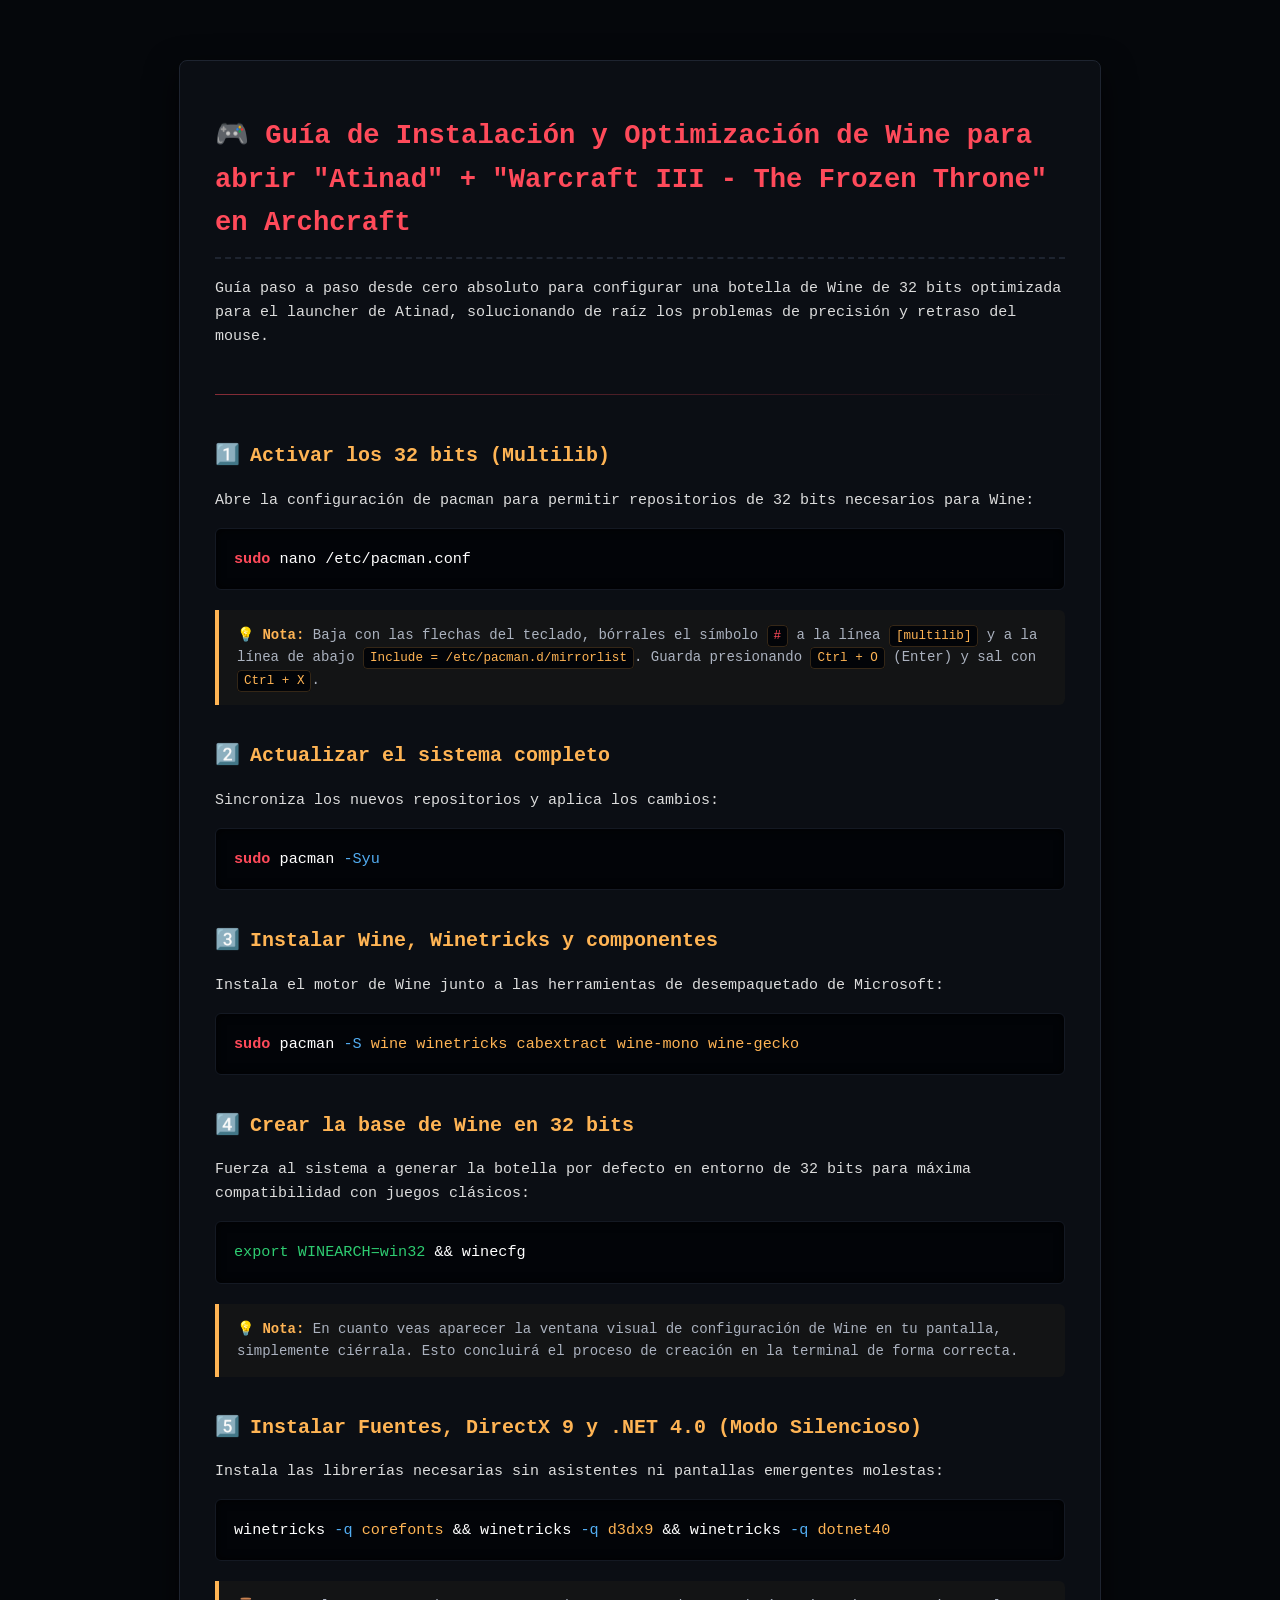
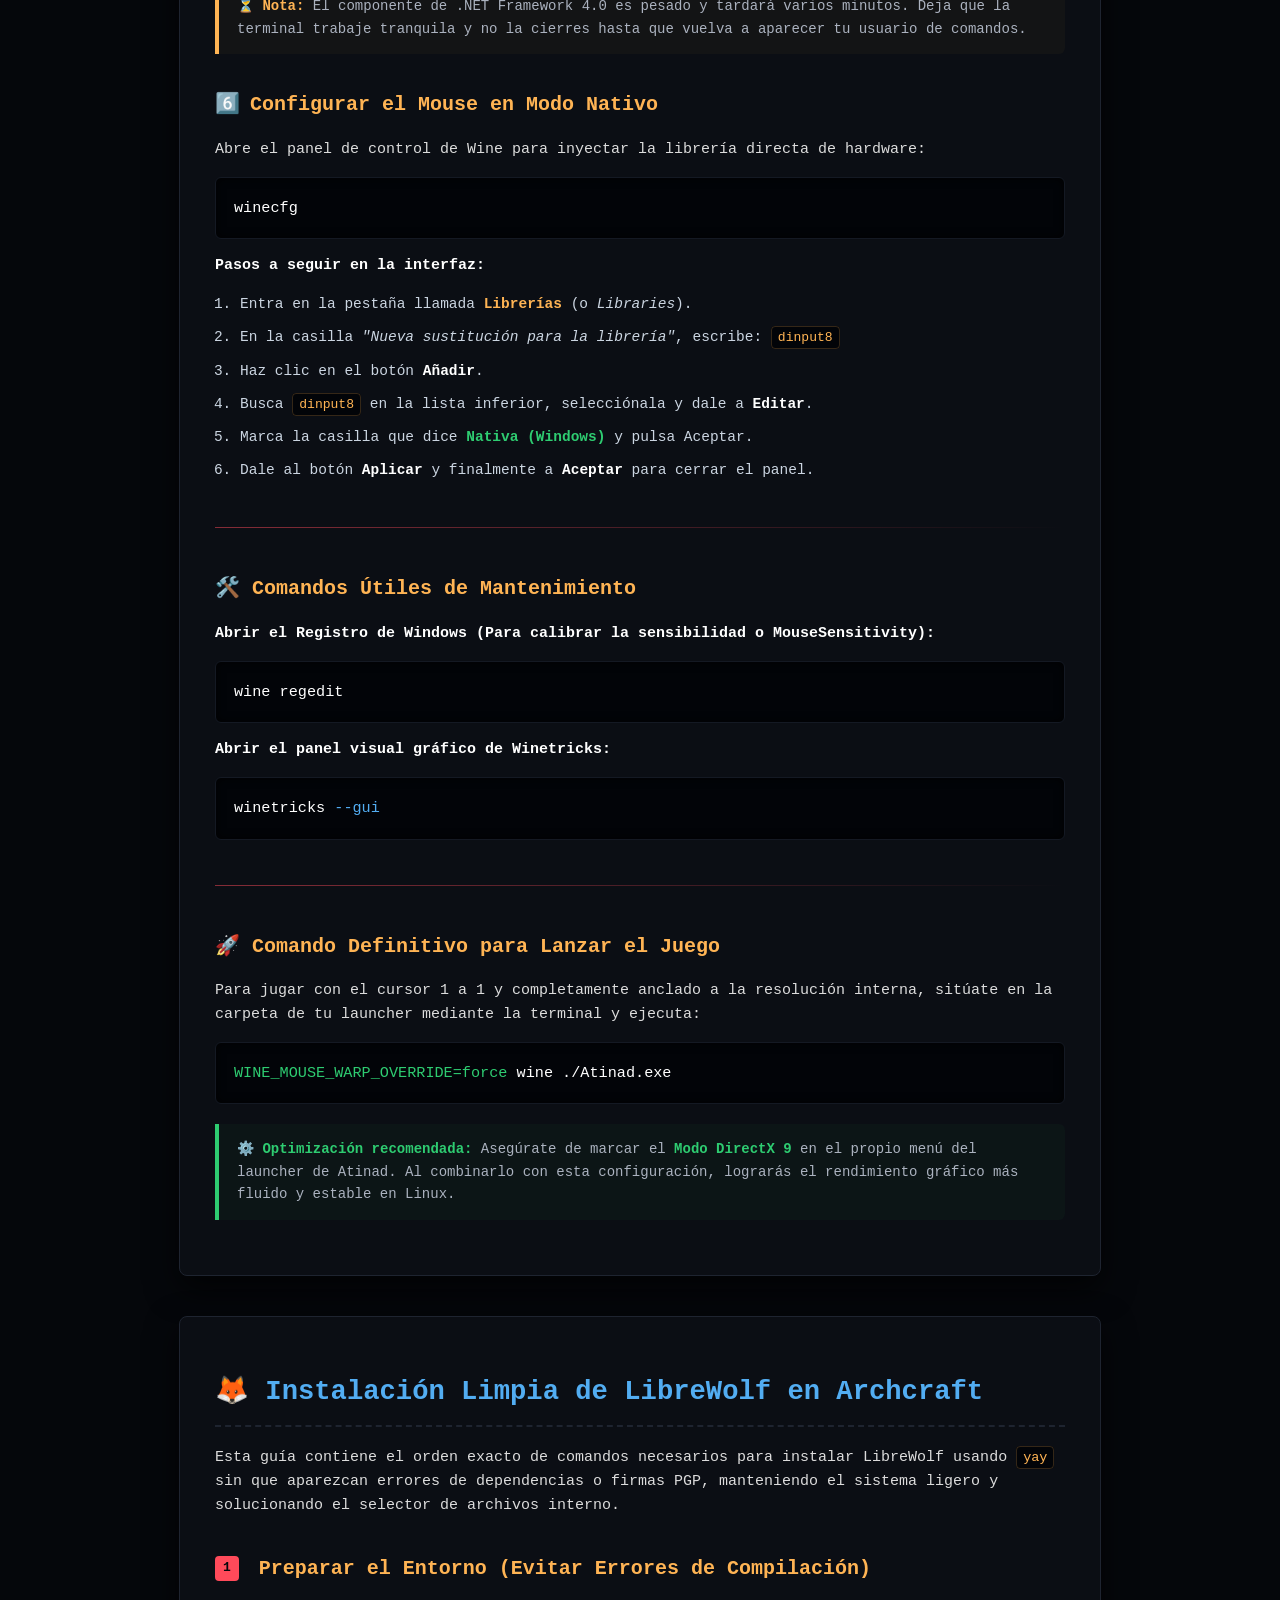
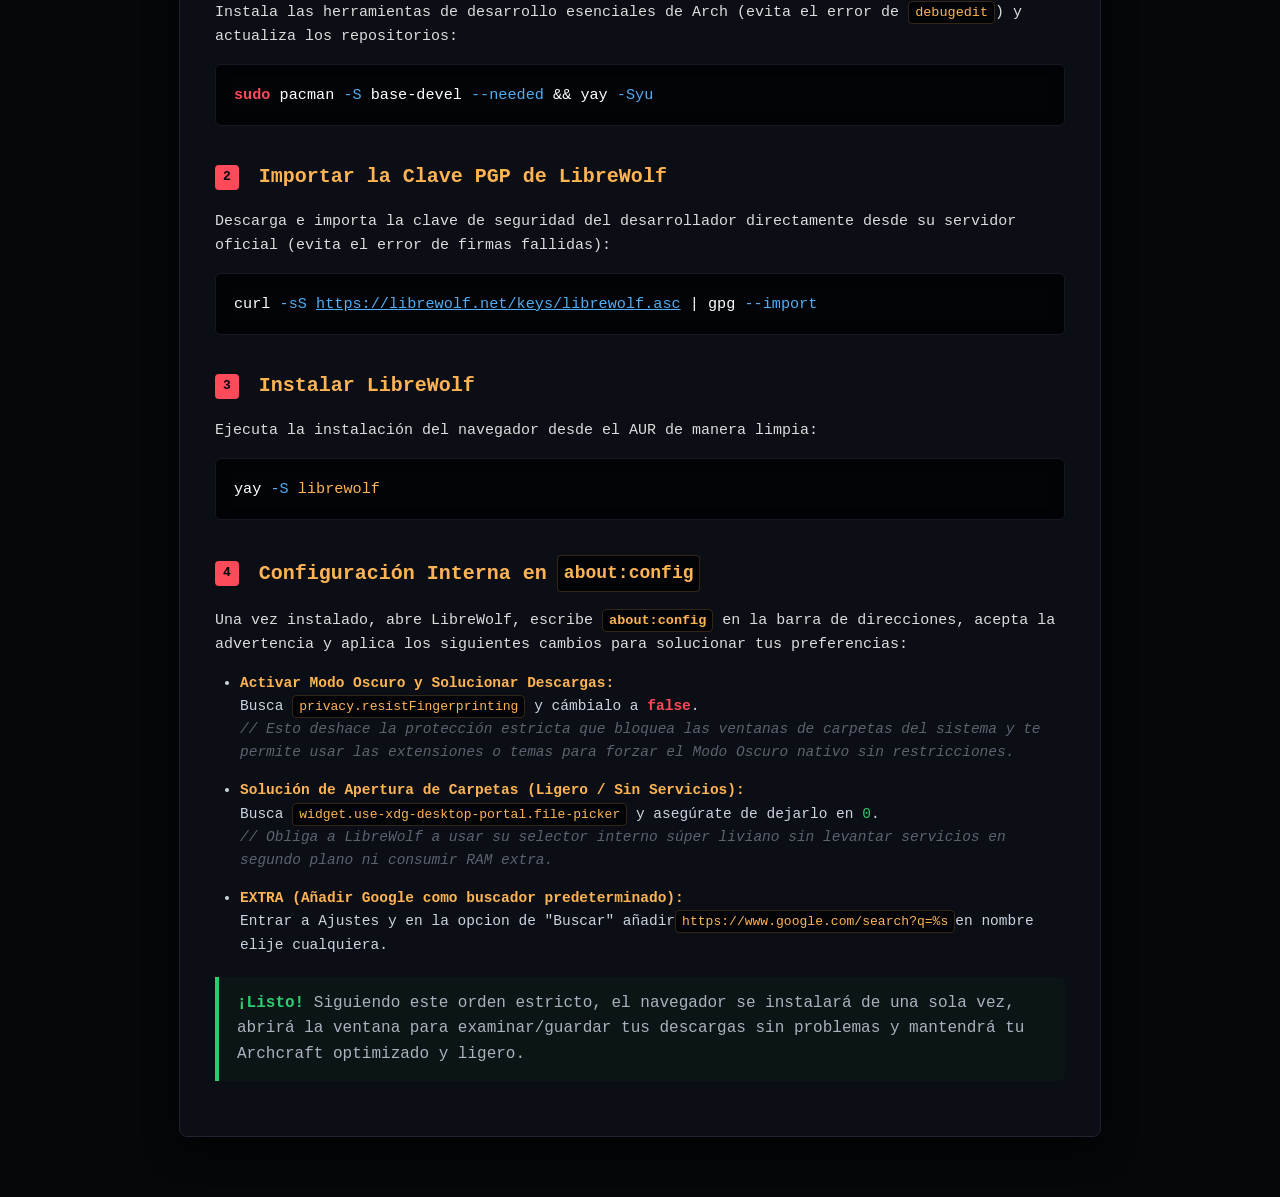
<file: archcraft.html>
<!DOCTYPE html>
<html lang="es">
<head>
    <meta charset="UTF-8">
    <meta name="viewport" content="width=device-width, initial-scale=1.0">
    <title>Terminal Guías - Archcraft</title>
    <style>
        :root {
            --bg-color: #05070b;
            --container-bg: #0b0e14;
            --text-color: #abb2bf;
            --text-muted: #5c6370;
            --border-color: #1e2430;
            --code-bg: #020408;
            
            /* Colores inspirados en la imagen 813087-3975944850.jpg */
            --cmd-red: #ff4a5a;
            --cmd-yellow: #ffb454;
            --cmd-green: #2ecc71;
            --cmd-blue: #52adf2;
        }

        body {
            font-family: 'Courier New', Courier, monospace, -apple-system, BlinkMacSystemFont, sans-serif;
            background-color: var(--bg-color);
            color: var(--text-color);
            line-height: 1.6;
            margin: 0;
            padding: 20px;
        }

        .container {
            max-width: 850px;
            margin: 40px auto;
            background-color: var(--container-bg);
            padding: 35px;
            border-radius: 8px;
            border: 1px solid var(--border-color);
            box-shadow: 0 12px 32px rgba(0,0,0,0.7);
        }

        h1 {
            font-size: 1.7rem;
            border-bottom: 2px dashed var(--border-color);
            padding-bottom: 12px;
            color: var(--cmd-red);
        }

        h2 {
            font-size: 1.25rem;
            color: var(--cmd-yellow);
            margin-top: 35px;
            display: flex;
            align-items: center;
            gap: 10px;
        }

        p {
            margin: 10px 0;
            font-size: 15px;
            color: #dcdcdc;
        }

        .step-num {
            background: var(--cmd-red);
            color: var(--bg-color);
            border-radius: 4px;
            padding: 2px 8px;
            font-weight: bold;
            font-size: 13px;
            margin-right: 10px;
        }

        code {
            font-family: ui-monospace, SFMono-Regular, Menlo, Monaco, Consolas, monospace;
            background-color: var(--code-bg);
            padding: 3px 6px;
            border-radius: 4px;
            font-size: 90%;
            color: var(--cmd-yellow);
            border: 1px solid rgba(255,180,84,0.2);
        }

        pre {
            background-color: var(--code-bg);
            padding: 18px;
            border-radius: 6px;
            overflow-x: auto;
            border: 1px solid #141923;
            margin: 15px 0;
            box-shadow: inset 0 0 10px rgba(0,0,0,0.8);
        }

        pre code {
            background-color: transparent;
            padding: 0;
            font-size: 95%;
            color: #ffffff;
            border: none;
        }

        /* Clases para simular el resaltado de código del editor */
        .c-sudo { color: var(--cmd-red); font-weight: bold; }
        .c-pkg { color: var(--cmd-yellow); }
        .c-param { color: var(--cmd-blue); }
        .c-env { color: var(--cmd-green); }
        .c-url { color: #52adf2; text-decoration: underline; }

        .note {
            background-color: rgba(255, 180, 84, 0.03);
            border-left: 4px solid var(--cmd-yellow);
            padding: 14px 18px;
            border-radius: 0 6px 6px 0;
            margin: 20px 0;
        }

        .note p {
            margin: 0;
            font-size: 14px;
            color: #abb2bf;
        }

        .note strong {
            color: var(--cmd-yellow);
        }

        .note-success {
            background-color: rgba(46, 204, 113, 0.03);
            border-left: 4px solid var(--cmd-green);
        }

        .note-success strong {
            color: var(--cmd-green);
        }

        .comment {
            color: var(--text-muted);
            font-style: italic;
        }

        ul, ol {
            padding-left: 25px;
            margin: 15px 0;
        }

        li {
            margin-bottom: 10px;
            font-size: 14.5px;
            color: #cbd5e1;
        }

        strong {
            color: #ffffff;
        }

        hr {
            border: 0;
            height: 1px;
            background-image: linear-gradient(to right, rgba(255,74,90,0.5), rgba(0,0,0,0));
            margin: 45px 0;
        }
    </style>
</head>
<body>

    <!-- ================= GUÍA 1: WINE ================= -->
    <div class="container">
        <h1>🎮 Guía de Instalación y Optimización de Wine para abrir "Atinad" + "Warcraft III - The Frozen Throne" en Archcraft</h1>
        <p>Guía paso a paso desde cero absoluto para configurar una botella de Wine de 32 bits optimizada para el launcher de Atinad, solucionando de raíz los problemas de precisión y retraso del mouse.</p>
        
        <hr>

        <h2><span>1️⃣</span> Activar los 32 bits (Multilib)</h2>
        <p>Abre la configuración de pacman para permitir repositorios de 32 bits necesarios para Wine:</p>
        <pre><code><span class="c-sudo">sudo</span> nano /etc/pacman.conf</code></pre>
        <div class="note">
            <p>💡 <strong>Nota:</strong> Baja con las flechas del teclado, bórrales el símbolo <code style="color: var(--cmd-red);">#</code> a la línea <code>[multilib]</code> y a la línea de abajo <code>Include = /etc/pacman.d/mirrorlist</code>. Guarda presionando <code>Ctrl + O</code> (Enter) y sal con <code>Ctrl + X</code>.</p>
        </div>

        <h2><span>2️⃣</span> Actualizar el sistema completo</h2>
        <p>Sincroniza los nuevos repositorios y aplica los cambios:</p>
        <pre><code><span class="c-sudo">sudo</span> pacman <span class="c-param">-Syu</span></code></pre>

        <h2><span>3️⃣</span> Instalar Wine, Winetricks y componentes</h2>
        <p>Instala el motor de Wine junto a las herramientas de desempaquetado de Microsoft:</p>
        <pre><code><span class="c-sudo">sudo</span> pacman <span class="c-param">-S</span> <span class="c-pkg">wine winetricks cabextract wine-mono wine-gecko</span></code></pre>

        <h2><span>4️⃣</span> Crear la base de Wine en 32 bits</h2>
        <p>Fuerza al sistema a generar la botella por defecto en entorno de 32 bits para máxima compatibilidad con juegos clásicos:</p>
        <pre><code><span class="c-env">export WINEARCH=win32</span> && winecfg</code></pre>
        <div class="note">
            <p>💡 <strong>Nota:</strong> En cuanto veas aparecer la ventana visual de configuración de Wine en tu pantalla, simplemente ciérrala. Esto concluirá el proceso de creación en la terminal de forma correcta.</p>
        </div>

        <h2><span>5️⃣</span> Instalar Fuentes, DirectX 9 y .NET 4.0 (Modo Silencioso)</h2>
        <p>Instala las librerías necesarias sin asistentes ni pantallas emergentes molestas:</p>
        <pre><code>winetricks <span class="c-param">-q</span> <span class="c-pkg">corefonts</span> && winetricks <span class="c-param">-q</span> <span class="c-pkg">d3dx9</span> && winetricks <span class="c-param">-q</span> <span class="c-pkg">dotnet40</span></code></pre>
        <div class="note">
            <p>⏳ <strong>Nota:</strong> El componente de .NET Framework 4.0 es pesado y tardará varios minutos. Deja que la terminal trabaje tranquila y no la cierres hasta que vuelva a aparecer tu usuario de comandos.</p>
        </div>

        <h2><span>6️⃣</span> Configurar el Mouse en Modo Nativo</h2>
        <p>Abre el panel de control de Wine para inyectar la librería directa de hardware:</p>
        <pre><code>winecfg</code></pre>
        <p><strong>Pasos a seguir en la interfaz:</strong></p>
        <ol>
            <li>Entra en la pestaña llamada <strong style="color: var(--cmd-yellow);">Librerías</strong> (o <em>Libraries</em>).</li>
            <li>En la casilla <em>"Nueva sustitución para la librería"</em>, escribe: <code>dinput8</code></li>
            <li>Haz clic en el botón <strong>Añadir</strong>.</li>
            <li>Busca <code>dinput8</code> en la lista inferior, selecciónala y dale a <strong>Editar</strong>.</li>
            <li>Marca la casilla que dice <strong style="color: var(--cmd-green);">Nativa (Windows)</strong> y pulsa Aceptar.</li>
            <li>Dale al botón <strong>Aplicar</strong> y finalmente a <strong>Aceptar</strong> para cerrar el panel.</li>
        </ol>

        <hr>

        <h2>🛠️ Comandos Útiles de Mantenimiento</h2>
        <p><strong>Abrir el Registro de Windows (Para calibrar la sensibilidad o MouseSensitivity):</strong></p>
        <pre><code>wine regedit</code></pre>
        <p><strong>Abrir el panel visual gráfico de Winetricks:</strong></p>
        <pre><code>winetricks <span class="c-param">--gui</span></code></pre>

        <hr>

        <h2>🚀 Comando Definitivo para Lanzar el Juego</h2>
        <p>Para jugar con el cursor 1 a 1 y completamente anclado a la resolución interna, sitúate en la carpeta de tu launcher mediante la terminal y ejecuta:</p>
        <pre><code><span class="c-env">WINE_MOUSE_WARP_OVERRIDE=force</span> wine ./Atinad.exe</code></pre>
        
        <div class="note note-success">
            <p>⚙️ <strong>Optimización recomendada:</strong> Asegúrate de marcar el <strong>Modo DirectX 9</strong> en el propio menú del launcher de Atinad. Al combinarlo con esta configuración, lograrás el rendimiento gráfico más fluido y estable en Linux.</p>
        </div>
    </div>

    <!-- ================= GUÍA 2: LIBREWOLF ================= -->
    <div class="container">
        <h1 style="color: var(--cmd-blue);">🦊 Instalación Limpia de LibreWolf en Archcraft</h1>
        <p>Esta guía contiene el orden exacto de comandos necesarios para instalar LibreWolf usando <code>yay</code> sin que aparezcan errores de dependencias o firmas PGP, manteniendo el sistema ligero y solucionando el selector de archivos interno.</p>

        <h2><span class="step-num">1</span>Preparar el Entorno (Evitar Errores de Compilación)</h2>
        <p>Instala las herramientas de desarrollo esenciales de Arch (evita el error de <code>debugedit</code>) y actualiza los repositorios:</p>
        <pre><code><span class="c-sudo">sudo</span> pacman <span class="c-param">-S</span> base-devel <span class="c-param">--needed</span> && yay <span class="c-param">-Syu</span></code></pre>

        <h2><span class="step-num">2</span>Importar la Clave PGP de LibreWolf</h2>
        <p>Descarga e importa la clave de seguridad del desarrollador directamente desde su servidor oficial (evita el error de firmas fallidas):</p>
        <pre><code>curl <span class="c-param">-sS</span> <span class="c-url">https://librewolf.net/keys/librewolf.asc</span> | gpg <span class="c-param">--import</span></code></pre>

        <h2><span class="step-num">3</span>Instalar LibreWolf</h2>
        <p>Ejecuta la instalación del navegador desde el AUR de manera limpia:</p>
        <pre><code>yay <span class="c-param">-S</span> <span class="c-pkg">librewolf</span></code></pre>

        <h2><span class="step-num">4</span>Configuración Interna en <code>about:config</code></h2>
        <p>Una vez instalado, abre LibreWolf, escribe <strong style="color: var(--cmd-red);"><code>about:config</code></strong> en la barra de direcciones, acepta la advertencia y aplica los siguientes cambios para solucionar tus preferencias:</p>

        <ul>
            <li>
                <strong style="color: var(--cmd-yellow);">Activar Modo Oscuro y Solucionar Descargas:</strong><br>
                Busca <code>privacy.resistFingerprinting</code> y cámbialo a <span class="c-sudo">false</span>.<br>
                <span class="comment">// Esto deshace la protección estricta que bloquea las ventanas de carpetas del sistema y te permite usar las extensiones o temas para forzar el Modo Oscuro nativo sin restricciones.</span>
            </li>
            <li style="margin-top: 15px;">
                <strong style="color: var(--cmd-yellow);">Solución de Apertura de Carpetas (Ligero / Sin Servicios):</strong><br>
                Busca <code>widget.use-xdg-desktop-portal.file-picker</code> y asegúrate de dejarlo en <span class="c-env">0</span>.<br>
                <span class="comment">// Obliga a LibreWolf a usar su selector interno súper liviano sin levantar servicios en segundo plano ni consumir RAM extra.</span>
            </li>
        </ul>
        <ul>
            <li style="margin-top: 15px;">
                <strong style="color: var(--cmd-yellow);">EXTRA (Añadir Google como buscador predeterminado):</strong><br>
                Entrar a Ajustes y en la opcion de "Buscar" añadir<code>https://www.google.com/search?q=%s</code>en nombre elije cualquiera.<br>
            </li>
        </ul>
        <div class="note note-success">
            <strong>¡Listo!</strong> Siguiendo este orden estricto, el navegador se instalará de una sola vez, abrirá la ventana para examinar/guardar tus descargas sin problemas y mantendrá tu Archcraft optimizado y ligero.
        </div>
    </div>

</body>
</html>
</file>
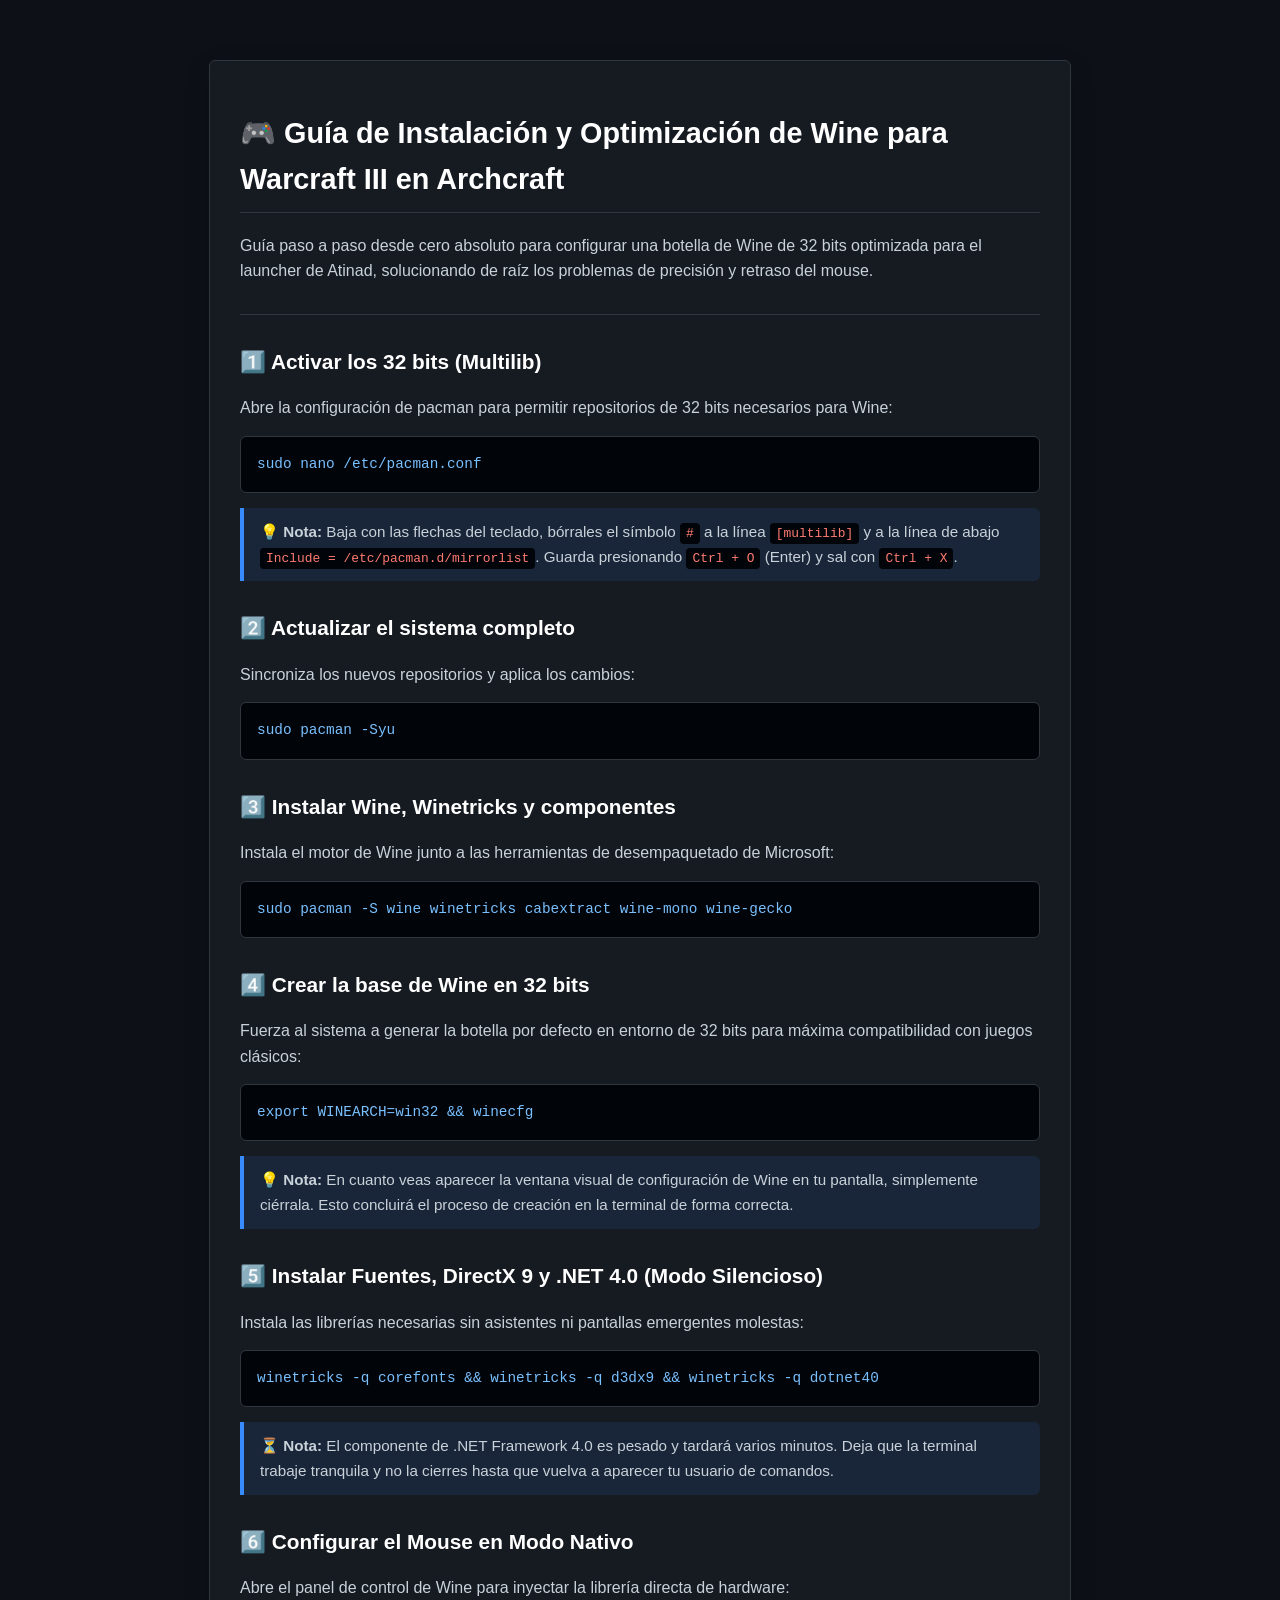
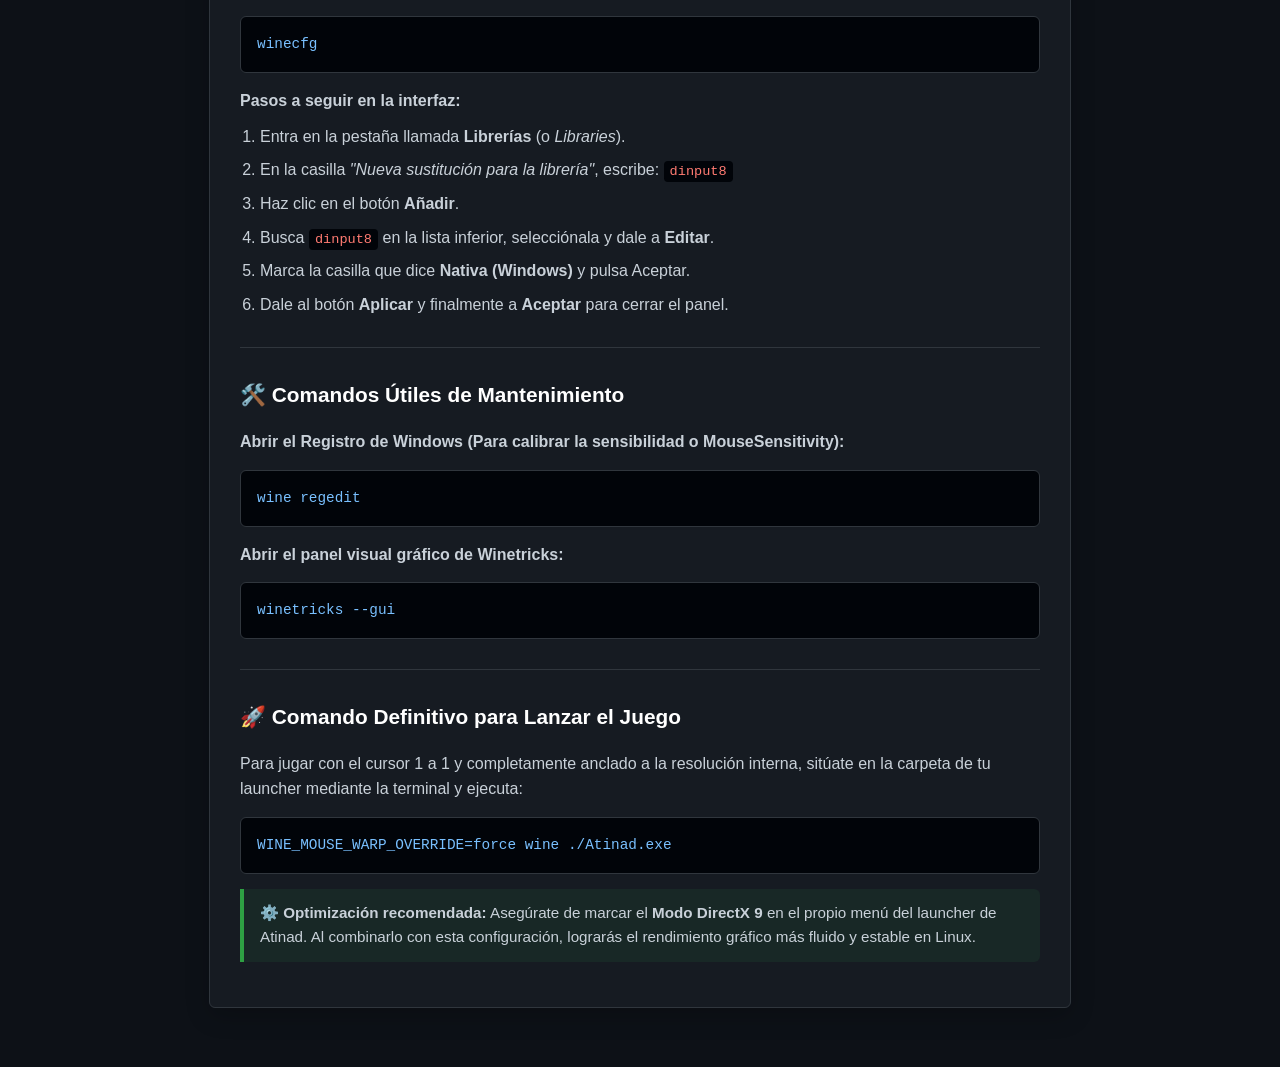
<file: wine.html>
<!DOCTYPE html>
<html lang="es">
<head>
    <meta charset="UTF-8">
    <meta name="viewport" content="width=device-width, initial-scale=1.0">
    <title>Optimización de Wine para Warcraft III en Archcraft</title>
    <style>
        :root {
            --bg-color: #0d1117;
            --container-bg: #161b22;
            --text-color: #c9d1d9;
            --text-muted: #8b949e;
            --accent-color: #58a6ff;
            --border-color: #30363d;
            --code-bg: #010409;
            --note-bg: rgba(56, 139, 253, 0.1);
            --note-border: #388bfd;
        }

        body {
            font-family: -apple-system, BlinkMacSystemFont, "Segoe UI", Helvetica, Arial, sans-serif;
            background-color: var(--bg-color);
            color: var(--text-color);
            line-height: 1.6;
            margin: 0;
            padding: 20px;
        }

        .container {
            max-width: 800px;
            margin: 40px auto;
            background-color: var(--container-bg);
            padding: 30px;
            border-radius: 6px;
            border: 1px solid var(--border-color);
            box-shadow: 0 8px 24px rgba(0,0,0,0.2);
        }

        h1 {
            font-size: 1.8rem;
            border-bottom: 1px solid var(--border-color);
            padding-bottom: 10px;
            color: #ffffff;
        }

        h2 {
            font-size: 1.3rem;
            color: #ffffff;
            margin-top: 30px;
            display: flex;
            align-items: center;
            gap: 10px;
        }

        p {
            margin: 10px 0;
        }

        code {
            font-family: ui-monospace, SFMono-Regular, SF Pro Mono, Menlo, Monaco, Consolas, monospace;
            background-color: var(--code-bg);
            padding: 3px 6px;
            border-radius: 4px;
            font-size: 85%;
            color: #ff7b72;
        }

        pre {
            background-color: var(--code-bg);
            padding: 16px;
            border-radius: 6px;
            overflow-x: auto;
            border: 1px solid var(--border-color);
            margin: 15px 0;
        }

        pre code {
            background-color: transparent;
            padding: 0;
            font-size: 90%;
            color: #79c0ff;
        }

        .note {
            background-color: var(--note-bg);
            border-left: 4px solid var(--note-border);
            padding: 12px 16px;
            border-radius: 0 6px 6px 0;
            margin: 15px 0;
        }

        .note p {
            margin: 0;
            font-size: 0.95rem;
        }

        ol {
            padding-left: 20px;
            margin: 10px 0;
        }

        li {
            margin-bottom: 8px;
        }

        hr {
            border: 0;
            height: 1px;
            background-color: var(--border-color);
            margin: 30px 0;
        }
    </style>
</head>
<body>

<div class="container">
    <h1>🎮 Guía de Instalación y Optimización de Wine para Warcraft III en Archcraft</h1>
    <p>Guía paso a paso desde cero absoluto para configurar una botella de Wine de 32 bits optimizada para el launcher de Atinad, solucionando de raíz los problemas de precisión y retraso del mouse.</p>
    
    <hr>

    <h2>1️⃣ Activar los 32 bits (Multilib)</h2>
    <p>Abre la configuración de pacman para permitir repositorios de 32 bits necesarios para Wine:</p>
    <pre><code>sudo nano /etc/pacman.conf</code></pre>
    <div class="note">
        <p>💡 <strong>Nota:</strong> Baja con las flechas del teclado, bórrales el símbolo <code>#</code> a la línea <code>[multilib]</code> y a la línea de abajo <code>Include = /etc/pacman.d/mirrorlist</code>. Guarda presionando <code>Ctrl + O</code> (Enter) y sal con <code>Ctrl + X</code>.</p>
    </div>

    <h2>2️⃣ Actualizar el sistema completo</h2>
    <p>Sincroniza los nuevos repositorios y aplica los cambios:</p>
    <pre><code>sudo pacman -Syu</code></pre>

    <h2>3️⃣ Instalar Wine, Winetricks y componentes</h2>
    <p>Instala el motor de Wine junto a las herramientas de desempaquetado de Microsoft:</p>
    <pre><code>sudo pacman -S wine winetricks cabextract wine-mono wine-gecko</code></pre>

    <h2>4️⃣ Crear la base de Wine en 32 bits</h2>
    <p>Fuerza al sistema a generar la botella por defecto en entorno de 32 bits para máxima compatibilidad con juegos clásicos:</p>
    <pre><code>export WINEARCH=win32 && winecfg</code></pre>
    <div class="note">
        <p>💡 <strong>Nota:</strong> En cuanto veas aparecer la ventana visual de configuración de Wine en tu pantalla, simplemente ciérrala. Esto concluirá el proceso de creación en la terminal de forma correcta.</p>
    </div>

    <h2>5️⃣ Instalar Fuentes, DirectX 9 y .NET 4.0 (Modo Silencioso)</h2>
    <p>Instala las librerías necesarias sin asistentes ni pantallas emergentes molestas:</p>
    <pre><code>winetricks -q corefonts && winetricks -q d3dx9 && winetricks -q dotnet40</code></pre>
    <div class="note">
        <p>⏳ <strong>Nota:</strong> El componente de .NET Framework 4.0 es pesado y tardará varios minutos. Deja que la terminal trabaje tranquila y no la cierres hasta que vuelva a aparecer tu usuario de comandos.</p>
    </div>

    <h2>6️⃣ Configurar el Mouse en Modo Nativo</h2>
    <p>Abre el panel de control de Wine para inyectar la librería directa de hardware:</p>
    <pre><code>winecfg</code></pre>
    <p><strong>Pasos a seguir en la interfaz:</strong></p>
    <ol>
        <li>Entra en la pestaña llamada <strong>Librerías</strong> (o <em>Libraries</em>).</li>
        <li>En la casilla <em>"Nueva sustitución para la librería"</em>, escribe: <code>dinput8</code></li>
        <li>Haz clic en el botón <strong>Añadir</strong>.</li>
        <li>Busca <code>dinput8</code> en la lista inferior, selecciónala y dale a <strong>Editar</strong>.</li>
        <li>Marca la casilla que dice <strong>Nativa (Windows)</strong> y pulsa Aceptar.</li>
        <li>Dale al botón <strong>Aplicar</strong> y finalmente a <strong>Aceptar</strong> para cerrar el panel.</li>
    </ol>

    <hr>

    <h2>🛠️ Comandos Útiles de Mantenimiento</h2>
    <p><strong>Abrir el Registro de Windows (Para calibrar la sensibilidad o MouseSensitivity):</strong></p>
    <pre><code>wine regedit</code></pre>
    <p><strong>Abrir el panel visual gráfico de Winetricks:</strong></p>
    <pre><code>winetricks --gui</code></pre>

    <hr>

    <h2>🚀 Comando Definitivo para Lanzar el Juego</h2>
    <p>Para jugar con el cursor 1 a 1 y completamente anclado a la resolución interna, sitúate en la carpeta de tu launcher mediante la terminal y ejecuta:</p>
    <pre><code>WINE_MOUSE_WARP_OVERRIDE=force wine ./Atinad.exe</code></pre>
    
    <div class="note" style="border-left-color: #2ea043; background-color: rgba(46, 160, 67, 0.1);">
        <p>⚙️ <strong>Optimización recomendada:</strong> Asegúrate de marcar el <strong>Modo DirectX 9</strong> en el propio menú del launcher de Atinad. Al combinarlo con esta configuración, lograrás el rendimiento gráfico más fluido y estable en Linux.</p>
    </div>
</div>

</body>
</html>
</file>
